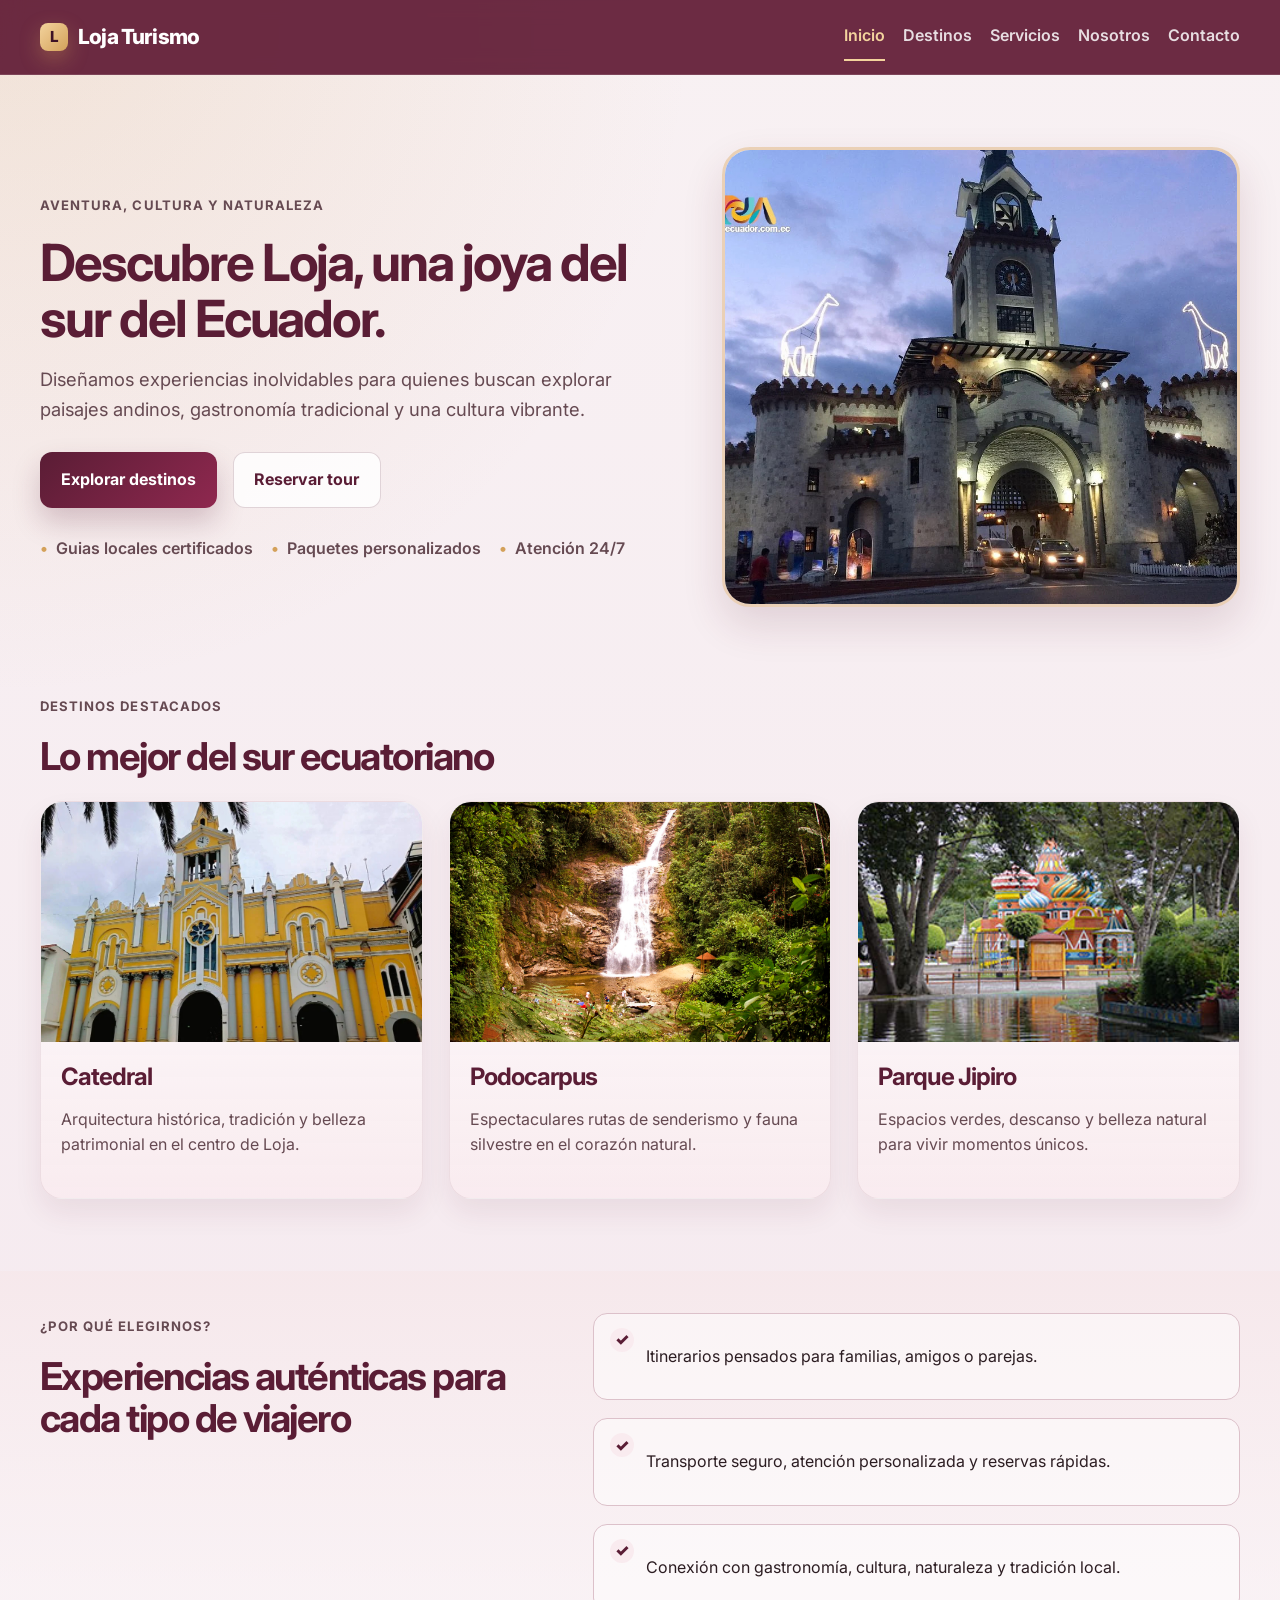
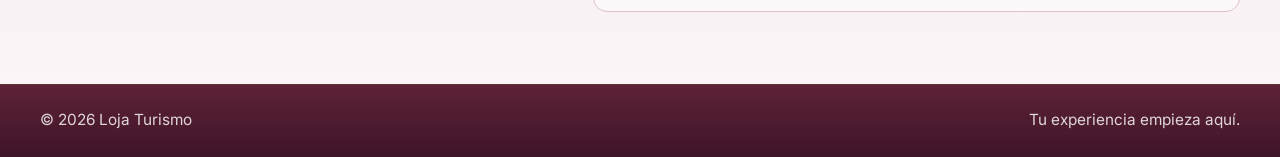
<file: index.html>
<!DOCTYPE html>
<html lang="es">
  <head>
    <meta charset="UTF-8" />
    <meta name="viewport" content="width=device-width, initial-scale=1.0" />
    <title>Agencia de Turismo | Inicio</title>
    <meta
      name="description"
      content="Agencia de turismo especializada en experiencias auténticas en Loja y sus alrededores."
    />
    <link rel="preconnect" href="https://fonts.googleapis.com" />
    <link rel="preconnect" href="https://fonts.gstatic.com" crossorigin />
    <link
      href="https://fonts.googleapis.com/css2?family=Inter:wght@400;500;600;700;800;900&display=swap"
      rel="stylesheet"
    />
    <link rel="stylesheet" href="css/styles.css" />
  </head>
  <body>
    <header class="site-header">
      <div class="container nav-wrap">
        <a class="brand" href="index.html">
          <span class="brand-mark">L</span>
          <span>Loja Turismo</span>
        </a>
        <nav class="main-nav" aria-label="Navegación principal">
          <a href="index.html" class="active">Inicio</a>
          <a href="destinos.html">Destinos</a>
          <a href="servicios.html">Servicios</a>
          <a href="nosotros.html">Nosotros</a>
          <a href="contacto.html">Contacto</a>
        </nav>
      </div>
    </header>

    <main>
      <section class="hero">
        <div class="container hero-grid">
          <div class="hero-copy">
            <p class="eyebrow">Aventura, cultura y naturaleza</p>
            <h1>Descubre Loja, una joya del sur del Ecuador.</h1>
            <p class="lead">
              Diseñamos experiencias inolvidables para quienes buscan explorar
              paisajes andinos, gastronomía tradicional y una cultura vibrante.
            </p>
            <div class="hero-actions">
              <a class="btn btn-primary" href="destinos.html">Explorar destinos</a>
              <a class="btn btn-secondary" href="contacto.html">Reservar tour</a>
            </div>
            <ul class="hero-points">
              <li>Guias locales certificados</li>
              <li>Paquetes personalizados</li>
              <li>Atención 24/7</li>
            </ul>
          </div>
          <div class="hero-visual" aria-label="Paisaje de Loja">
            <img
              src="images/puerta%20de%20la%20ciudad.jpg"
              alt="Puerta de la ciudad de Loja"
            />
          </div>
        </div>
      </section>

      <section class="section">
        <div class="container">
          <div class="section-heading">
            <p class="eyebrow">Destinos destacados</p>
            <h2>Lo mejor del sur ecuatoriano</h2>
          </div>

          <div class="feature-grid">
            <article class="feature-card">
              <img
                src="images/catedral.jpg"
                alt="Catedral de Loja"
              />
              <div class="feature-content">
                <h3>Catedral</h3>
                <p>Arquitectura histórica, tradición y belleza patrimonial en el centro de Loja.</p>
              </div>
            </article>

            <article class="feature-card">
              <img
                src="images/podocarpus.jpg"
                alt="Parque Nacional Podocarpus"
              />
              <div class="feature-content">
                <h3>Podocarpus</h3>
                <p>Espectaculares rutas de senderismo y fauna silvestre en el corazón natural.</p>
              </div>
            </article>

            <article class="feature-card">
              <img
                src="images/parque%20jipiro.jpg"
                alt="Parque Jipiro"
              />
              <div class="feature-content">
                <h3>Parque Jipiro</h3>
                <p>Espacios verdes, descanso y belleza natural para vivir momentos únicos.</p>
              </div>
            </article>
          </div>
        </div>
      </section>

      <section class="section section-alt">
        <div class="container two-column">
          <div>
            <p class="eyebrow">¿Por qué elegirnos?</p>
            <h2>Experiencias auténticas para cada tipo de viajero</h2>
          </div>
          <div class="check-list">
            <div>
              <span>✓</span>
              <p>Itinerarios pensados para familias, amigos o parejas.</p>
            </div>
            <div>
              <span>✓</span>
              <p>Transporte seguro, atención personalizada y reservas rápidas.</p>
            </div>
            <div>
              <span>✓</span>
              <p>Conexión con gastronomía, cultura, naturaleza y tradición local.</p>
            </div>
          </div>
        </div>
      </section>
    </main>

    <footer class="site-footer">
      <div class="container footer-wrap">
        <p>© 2026 Loja Turismo</p>
        <p>Tu experiencia empieza aquí.</p>
      </div>
    </footer>
  </body>
</html>
</file>
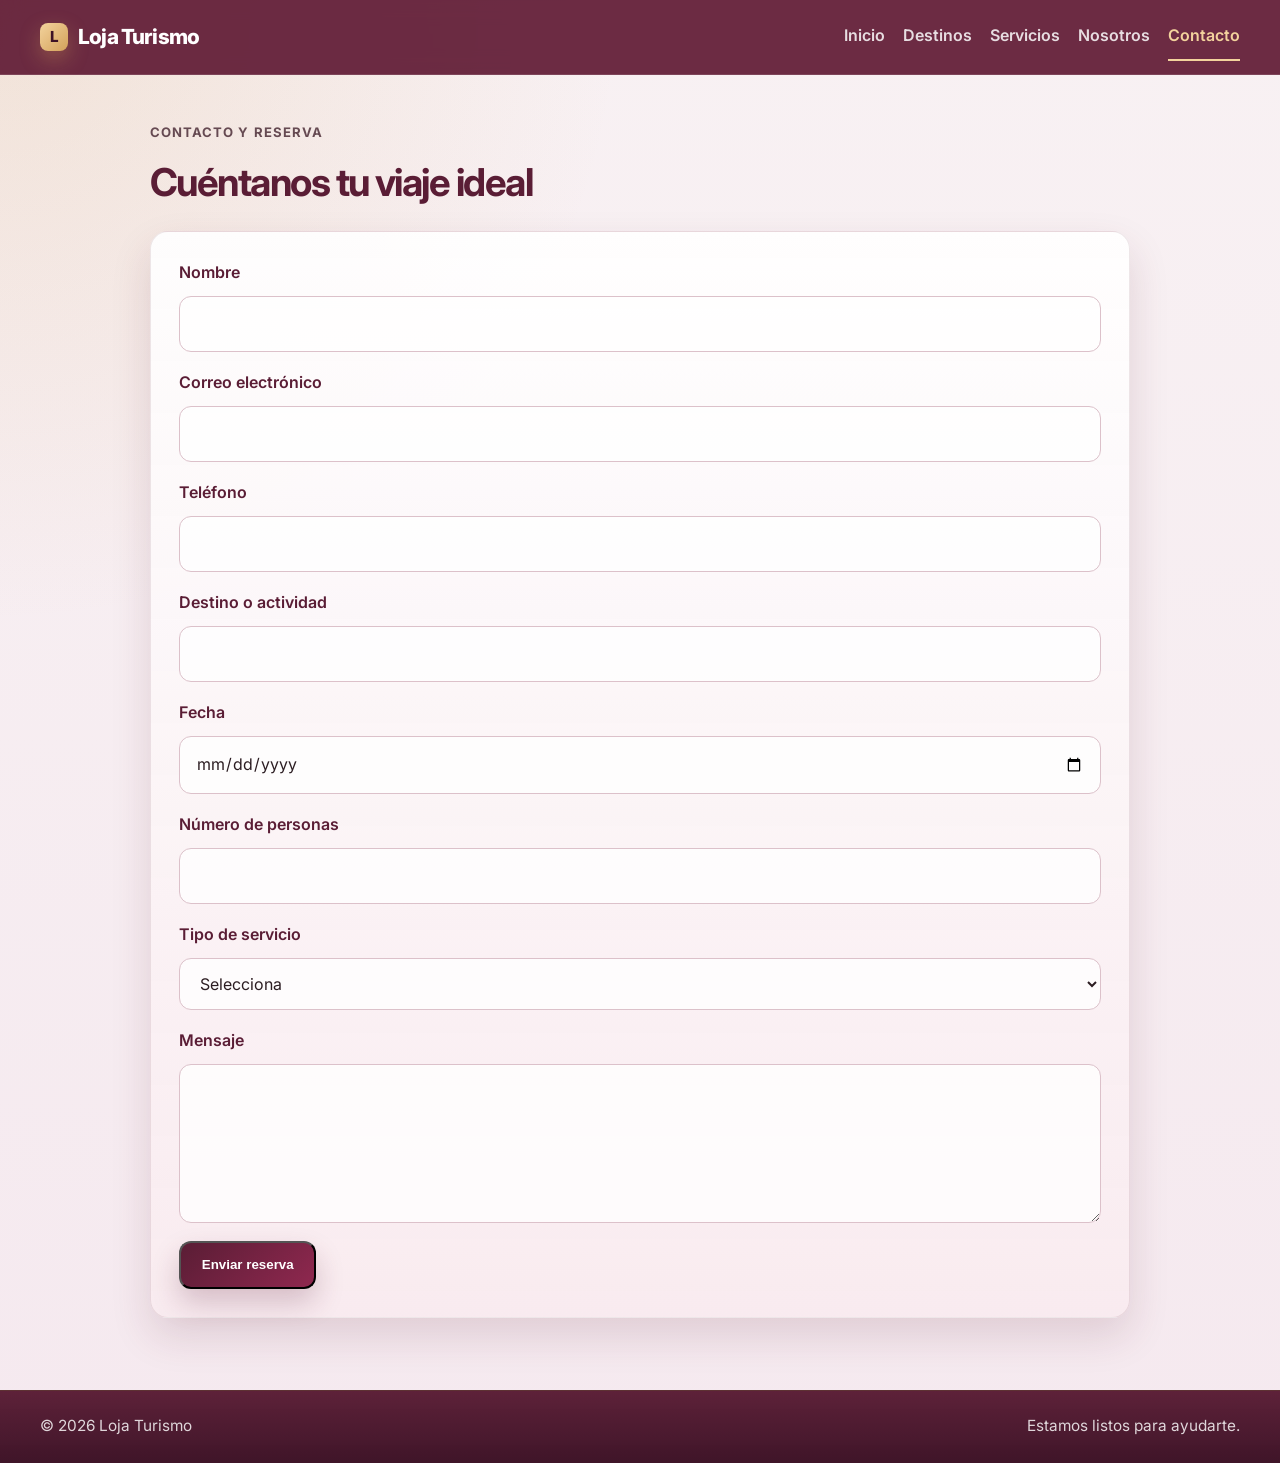
<file: contacto.html>
<!DOCTYPE html>
<html lang="es">
  <head>
    <meta charset="UTF-8" />
    <meta name="viewport" content="width=device-width, initial-scale=1.0" />
    <title>Agencia de Turismo | Contacto</title>
    <meta name="description" content="Reserva con nosotros y contáctanos para diseñar tu próximo viaje." />
    <link rel="preconnect" href="https://fonts.googleapis.com" />
    <link rel="preconnect" href="https://fonts.gstatic.com" crossorigin />
    <link
      href="https://fonts.googleapis.com/css2?family=Inter:wght@400;500;600;700;800;900&display=swap"
      rel="stylesheet"
    />
    <link rel="stylesheet" href="css/styles.css" />
  </head>
  <body>
    <header class="site-header">
      <div class="container nav-wrap">
        <a class="brand" href="index.html">
          <span class="brand-mark">L</span>
          <span>Loja Turismo</span>
        </a>
        <nav class="main-nav" aria-label="Navegación principal">
          <a href="index.html">Inicio</a>
          <a href="destinos.html">Destinos</a>
          <a href="servicios.html">Servicios</a>
          <a href="nosotros.html">Nosotros</a>
          <a href="contacto.html" class="active">Contacto</a>
        </nav>
      </div>
    </header>

    <main class="page-main">
      <div class="container contact-wrap">
        <header class="page-header">
          <p class="eyebrow">Contacto y reserva</p>
          <h1>Cuéntanos tu viaje ideal</h1>
        </header>

        <form class="reservation-form" action="#" method="post">
          <div class="form-row">
            <label for="nombre">Nombre</label>
            <input id="nombre" name="nombre" type="text" required />
          </div>

          <div class="form-row">
            <label for="correo">Correo electrónico</label>
            <input id="correo" name="correo" type="email" required />
          </div>

          <div class="form-row">
            <label for="telefono">Teléfono</label>
            <input id="telefono" name="telefono" type="tel" required />
          </div>

          <div class="form-row">
            <label for="destino">Destino o actividad</label>
            <input id="destino" name="destino" type="text" required />
          </div>

          <div class="form-row">
            <label for="fecha">Fecha</label>
            <input id="fecha" name="fecha" type="date" required />
          </div>

          <div class="form-row">
            <label for="personas">Número de personas</label>
            <input id="personas" name="personas" type="number" min="1" required />
          </div>

          <div class="form-row">
            <label for="servicio">Tipo de servicio</label>
            <select id="servicio" name="servicio" required>
              <option value="">Selecciona</option>
              <option value="Tour de naturaleza">Tour de naturaleza</option>
              <option value="Tour gastronómico">Tour gastronómico</option>
              <option value="Tour cultural">Tour cultural</option>
              <option value="Tour de aventura">Tour de aventura</option>
              <option value="Paquete fin de semana">Paquete fin de semana</option>
            </select>
          </div>

          <div class="form-row">
            <label for="mensaje">Mensaje</label>
            <textarea id="mensaje" name="mensaje" rows="5" required></textarea>
          </div>

          <button type="submit" class="btn btn-primary">Enviar reserva</button>
        </form>
      </div>
    </main>

    <footer class="site-footer">
      <div class="container footer-wrap">
        <p>© 2026 Loja Turismo</p>
        <p>Estamos listos para ayudarte.</p>
      </div>
    </footer>
  </body>
</html>
</file>
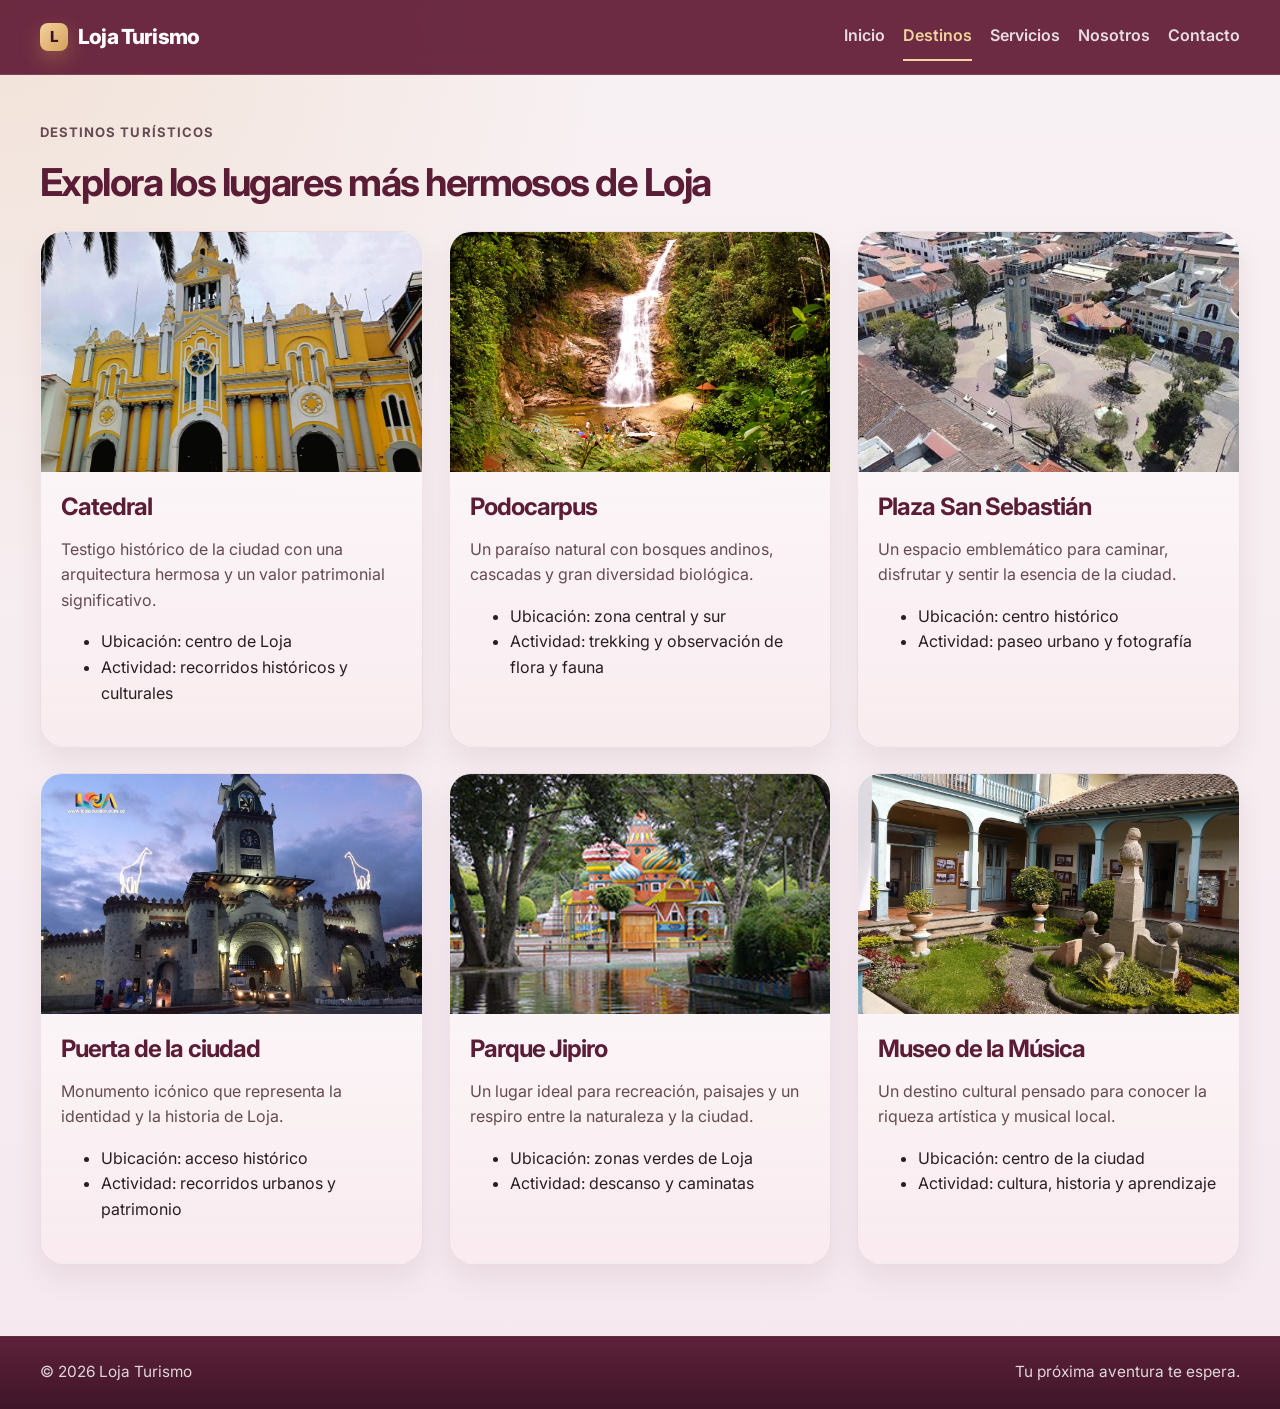
<file: destinos.html>
<!DOCTYPE html>
<html lang="es">
  <head>
    <meta charset="UTF-8" />
    <meta name="viewport" content="width=device-width, initial-scale=1.0" />
    <title>Agencia de Turismo | Destinos</title>
    <meta name="description" content="Conoce los principales destinos turísticos de Loja." />
    <link rel="preconnect" href="https://fonts.googleapis.com" />
    <link rel="preconnect" href="https://fonts.gstatic.com" crossorigin />
    <link
      href="https://fonts.googleapis.com/css2?family=Inter:wght@400;500;600;700;800;900&display=swap"
      rel="stylesheet"
    />
    <link rel="stylesheet" href="css/styles.css" />
  </head>
  <body>
    <header class="site-header">
      <div class="container nav-wrap">
        <a class="brand" href="index.html">
          <span class="brand-mark">L</span>
          <span>Loja Turismo</span>
        </a>
        <nav class="main-nav" aria-label="Navegación principal">
          <a href="index.html">Inicio</a>
          <a href="destinos.html" class="active">Destinos</a>
          <a href="servicios.html">Servicios</a>
          <a href="nosotros.html">Nosotros</a>
          <a href="contacto.html">Contacto</a>
        </nav>
      </div>
    </header>

    <main class="page-main">
      <div class="container">
        <header class="page-header">
          <p class="eyebrow">Destinos turísticos</p>
          <h1>Explora los lugares más hermosos de Loja</h1>
        </header>

        <section class="cards-grid">
          <article class="destination-card">
            <img src="images/catedral.jpg" alt="Catedral de Loja" />
            <div class="card-body">
              <h2>Catedral</h2>
              <p>Testigo histórico de la ciudad con una arquitectura hermosa y un valor patrimonial significativo.</p>
              <ul>
                <li>Ubicación: centro de Loja</li>
                <li>Actividad: recorridos históricos y culturales</li>
              </ul>
            </div>
          </article>

          <article class="destination-card">
            <img src="images/podocarpus.jpg" alt="Parque Nacional Podocarpus" />
            <div class="card-body">
              <h2>Podocarpus</h2>
              <p>Un paraíso natural con bosques andinos, cascadas y gran diversidad biológica.</p>
              <ul>
                <li>Ubicación: zona central y sur</li>
                <li>Actividad: trekking y observación de flora y fauna</li>
              </ul>
            </div>
          </article>

          <article class="destination-card">
            <img src="images/plaza%20san%20sebastian.jpg" alt="Plaza San Sebastián" />
            <div class="card-body">
              <h2>Plaza San Sebastián</h2>
              <p>Un espacio emblemático para caminar, disfrutar y sentir la esencia de la ciudad.</p>
              <ul>
                <li>Ubicación: centro histórico</li>
                <li>Actividad: paseo urbano y fotografía</li>
              </ul>
            </div>
          </article>

          <article class="destination-card">
            <img src="images/puerta%20de%20la%20ciudad.jpg" alt="Puerta de la ciudad" />
            <div class="card-body">
              <h2>Puerta de la ciudad</h2>
              <p>Monumento icónico que representa la identidad y la historia de Loja.</p>
              <ul>
                <li>Ubicación: acceso histórico</li>
                <li>Actividad: recorridos urbanos y patrimonio</li>
              </ul>
            </div>
          </article>

          <article class="destination-card">
            <img src="images/parque%20jipiro.jpg" alt="Parque Jipiro" />
            <div class="card-body">
              <h2>Parque Jipiro</h2>
              <p>Un lugar ideal para recreación, paisajes y un respiro entre la naturaleza y la ciudad.</p>
              <ul>
                <li>Ubicación: zonas verdes de Loja</li>
                <li>Actividad: descanso y caminatas</li>
              </ul>
            </div>
          </article>

          <article class="destination-card">
            <img src="images/museo%20de%20la%20musica.jpg" alt="Museo de la música" />
            <div class="card-body">
              <h2>Museo de la Música</h2>
              <p>Un destino cultural pensado para conocer la riqueza artística y musical local.</p>
              <ul>
                <li>Ubicación: centro de la ciudad</li>
                <li>Actividad: cultura, historia y aprendizaje</li>
              </ul>
            </div>
          </article>
        </section>
      </div>
    </main>

    <footer class="site-footer">
      <div class="container footer-wrap">
        <p>© 2026 Loja Turismo</p>
        <p>Tu próxima aventura te espera.</p>
      </div>
    </footer>
  </body>
</html>
</file>
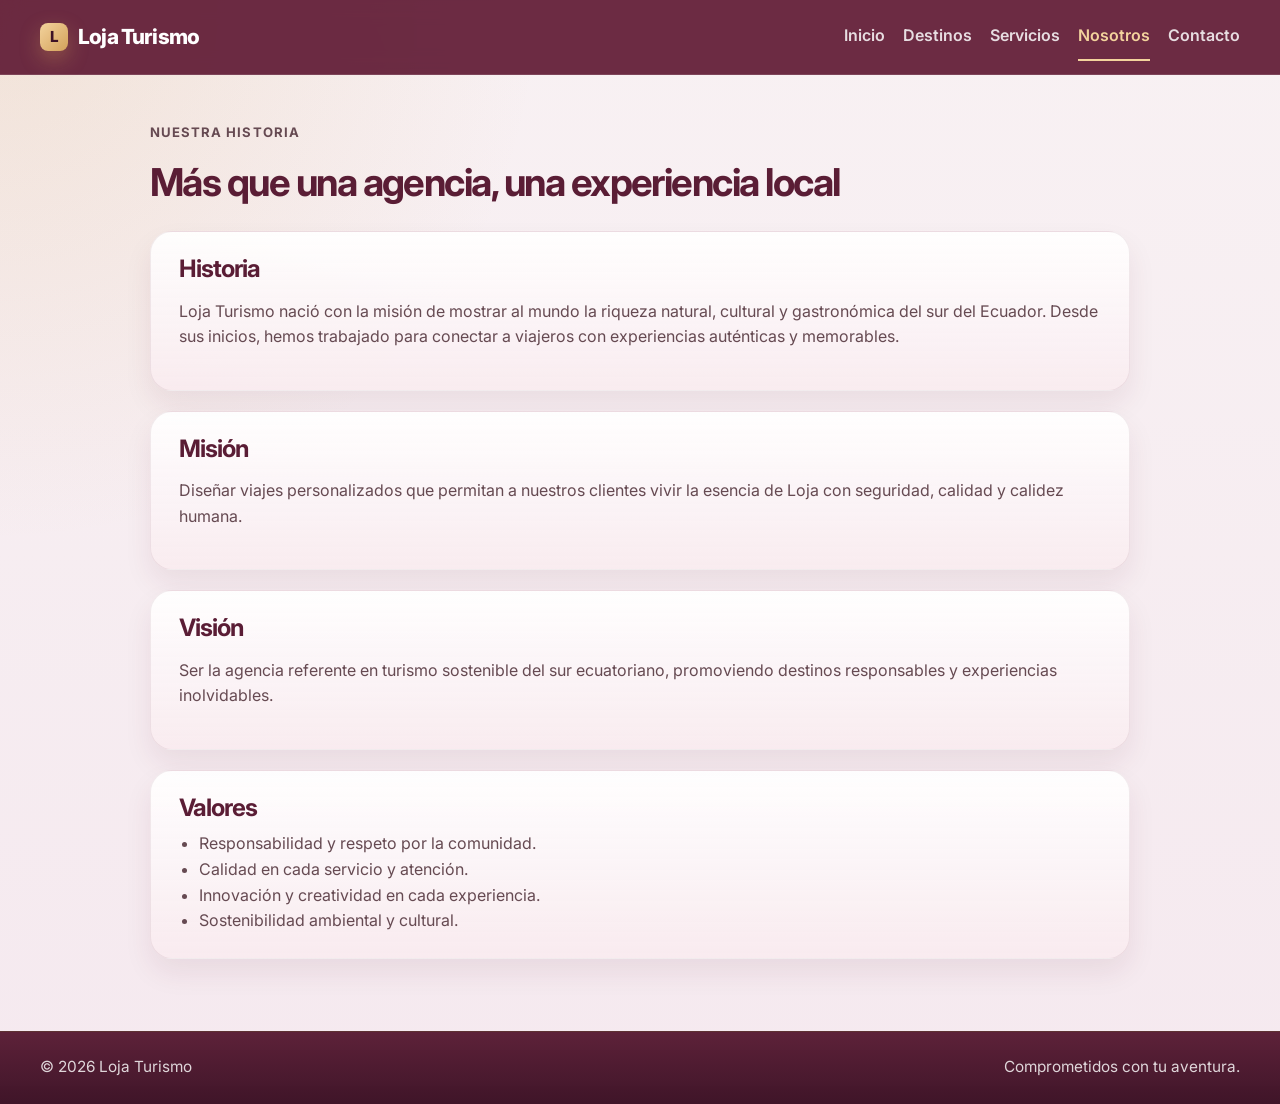
<file: nosotros.html>
<!DOCTYPE html>
<html lang="es">
  <head>
    <meta charset="UTF-8" />
    <meta name="viewport" content="width=device-width, initial-scale=1.0" />
    <title>Agencia de Turismo | Nosotros</title>
    <meta name="description" content="Conoce la historia, la misión y los valores de nuestra agencia de turismo." />
    <link rel="preconnect" href="https://fonts.googleapis.com" />
    <link rel="preconnect" href="https://fonts.gstatic.com" crossorigin />
    <link
      href="https://fonts.googleapis.com/css2?family=Inter:wght@400;500;600;700;800;900&display=swap"
      rel="stylesheet"
    />
    <link rel="stylesheet" href="css/styles.css" />
  </head>
  <body>
    <header class="site-header">
      <div class="container nav-wrap">
        <a class="brand" href="index.html">
          <span class="brand-mark">L</span>
          <span>Loja Turismo</span>
        </a>
        <nav class="main-nav" aria-label="Navegación principal">
          <a href="index.html">Inicio</a>
          <a href="destinos.html">Destinos</a>
          <a href="servicios.html">Servicios</a>
          <a href="nosotros.html" class="active">Nosotros</a>
          <a href="contacto.html">Contacto</a>
        </nav>
      </div>
    </header>

    <main class="page-main">
      <div class="container about-layout">
        <header class="page-header">
          <p class="eyebrow">Nuestra historia</p>
          <h1>Más que una agencia, una experiencia local</h1>
        </header>

        <section class="about-content">
          <div class="about-box">
            <h2>Historia</h2>
            <p>
              Loja Turismo nació con la misión de mostrar al mundo la riqueza natural,
              cultural y gastronómica del sur del Ecuador. Desde sus inicios, hemos
              trabajado para conectar a viajeros con experiencias auténticas y memorables.
            </p>
          </div>

          <div class="about-box">
            <h2>Misión</h2>
            <p>
              Diseñar viajes personalizados que permitan a nuestros clientes vivir
              la esencia de Loja con seguridad, calidad y calidez humana.
            </p>
          </div>

          <div class="about-box">
            <h2>Visión</h2>
            <p>
              Ser la agencia referente en turismo sostenible del sur ecuatoriano,
              promoviendo destinos responsables y experiencias inolvidables.
            </p>
          </div>

          <div class="about-box">
            <h2>Valores</h2>
            <ul>
              <li>Responsabilidad y respeto por la comunidad.</li>
              <li>Calidad en cada servicio y atención.</li>
              <li>Innovación y creatividad en cada experiencia.</li>
              <li>Sostenibilidad ambiental y cultural.</li>
            </ul>
          </div>
        </section>
      </div>
    </main>

    <footer class="site-footer">
      <div class="container footer-wrap">
        <p>© 2026 Loja Turismo</p>
        <p>Comprometidos con tu aventura.</p>
      </div>
    </footer>
  </body>
</html>
</file>
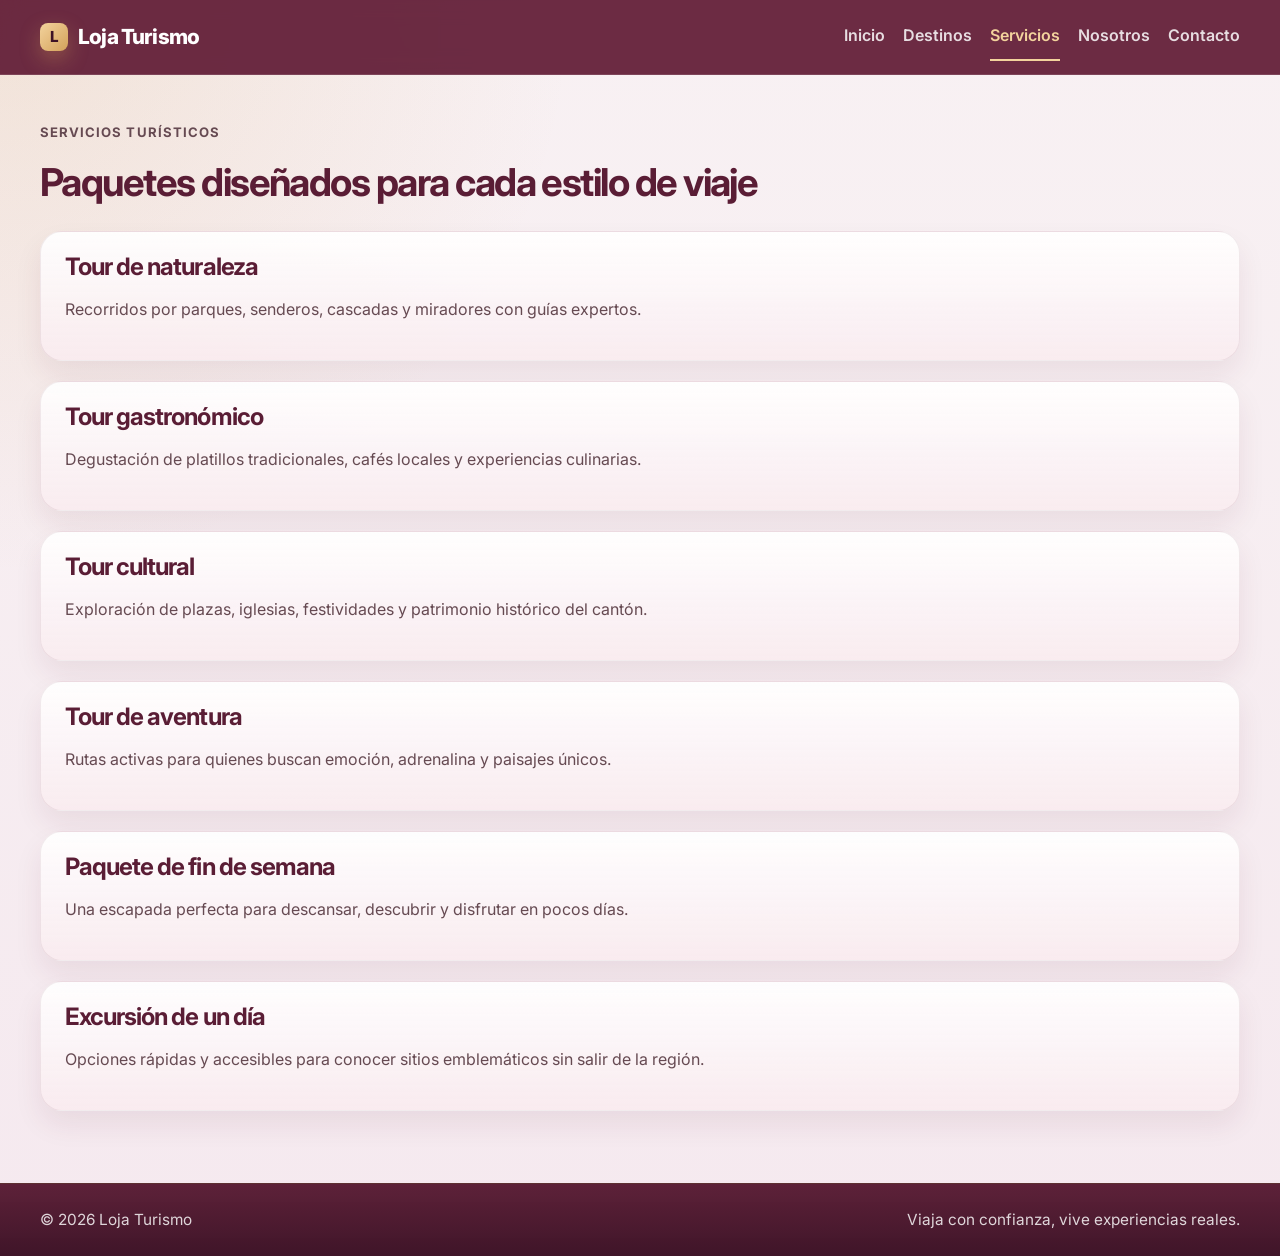
<file: servicios.html>
<!DOCTYPE html>
<html lang="es">
  <head>
    <meta charset="UTF-8" />
    <meta name="viewport" content="width=device-width, initial-scale=1.0" />
    <title>Agencia de Turismo | Servicios</title>
    <meta name="description" content="Servicios turísticos especializados para viajes de aventura, cultura y descanso." />
    <link rel="preconnect" href="https://fonts.googleapis.com" />
    <link rel="preconnect" href="https://fonts.gstatic.com" crossorigin />
    <link
      href="https://fonts.googleapis.com/css2?family=Inter:wght@400;500;600;700;800;900&display=swap"
      rel="stylesheet"
    />
    <link rel="stylesheet" href="css/styles.css" />
  </head>
  <body>
    <header class="site-header">
      <div class="container nav-wrap">
        <a class="brand" href="index.html">
          <span class="brand-mark">L</span>
          <span>Loja Turismo</span>
        </a>
        <nav class="main-nav" aria-label="Navegación principal">
          <a href="index.html">Inicio</a>
          <a href="destinos.html">Destinos</a>
          <a href="servicios.html" class="active">Servicios</a>
          <a href="nosotros.html">Nosotros</a>
          <a href="contacto.html">Contacto</a>
        </nav>
      </div>
    </header>

    <main class="page-main">
      <div class="container">
        <header class="page-header">
          <p class="eyebrow">Servicios turísticos</p>
          <h1>Paquetes diseñados para cada estilo de viaje</h1>
        </header>

        <section class="services-list">
          <article class="service-item">
            <h2>Tour de naturaleza</h2>
            <p>Recorridos por parques, senderos, cascadas y miradores con guías expertos.</p>
          </article>

          <article class="service-item">
            <h2>Tour gastronómico</h2>
            <p>Degustación de platillos tradicionales, cafés locales y experiencias culinarias.</p>
          </article>

          <article class="service-item">
            <h2>Tour cultural</h2>
            <p>Exploración de plazas, iglesias, festividades y patrimonio histórico del cantón.</p>
          </article>

          <article class="service-item">
            <h2>Tour de aventura</h2>
            <p>Rutas activas para quienes buscan emoción, adrenalina y paisajes únicos.</p>
          </article>

          <article class="service-item">
            <h2>Paquete de fin de semana</h2>
            <p>Una escapada perfecta para descansar, descubrir y disfrutar en pocos días.</p>
          </article>

          <article class="service-item">
            <h2>Excursión de un día</h2>
            <p>Opciones rápidas y accesibles para conocer sitios emblemáticos sin salir de la región.</p>
          </article>
        </section>
      </div>
    </main>

    <footer class="site-footer">
      <div class="container footer-wrap">
        <p>© 2026 Loja Turismo</p>
        <p>Viaja con confianza, vive experiencias reales.</p>
      </div>
    </footer>
  </body>
</html>
</file>
<file: css/styles.css>
:root {
  --bg: #f8f1f3;
  --panel: #fffaf9;
  --panel-strong: #f1e1e7;
  --line: #dcc1ca;
  --text: #2c1d22;
  --muted: #664a52;
  --primary: #5a1d35;
  --primary-strong: #3d1226;
  --primary-soft: #f9ebef;
  --secondary: #8f284f;
  --accent: #d4a15a;
  --accent-soft: #f1dfbd;
  --gold: #f3d39d;
  --white: #ffffff;
  --shadow: 0 18px 40px rgba(90, 29, 53, 0.14);
}

* {
  box-sizing: border-box;
}

html {
  scroll-behavior: smooth;
}

body {
  margin: 0;
  font-family: "Inter", sans-serif;
  background:
    radial-gradient(circle at top left, rgba(212, 161, 90, 0.18), transparent 32%),
    linear-gradient(180deg, #f8f1f3 0%, #f5e9ef 100%);
  color: var(--text);
  line-height: 1.6;
}

a {
  color: inherit;
  text-decoration: none;
}

img {
  max-width: 100%;
  display: block;
}

.container {
  width: min(1200px, calc(100% - 48px));
  margin: 0 auto;
}

.site-header {
  background: rgba(92, 22, 48, 0.9);
  border-bottom: 1px solid rgba(255, 255, 255, 0.12);
  position: sticky;
  top: 0;
  z-index: 10;
  backdrop-filter: blur(10px);
}

.nav-wrap {
  display: flex;
  align-items: center;
  justify-content: space-between;
  min-height: 74px;
  gap: 24px;
}

.brand {
  display: inline-flex;
  align-items: center;
  gap: 10px;
  font-weight: 800;
  font-size: 1.3rem;
  letter-spacing: -0.04em;
  color: var(--white);
}

.brand-mark {
  display: inline-flex;
  width: 28px;
  height: 28px;
  border-radius: 8px;
  align-items: center;
  justify-content: center;
  background: linear-gradient(135deg, var(--gold), var(--accent));
  color: var(--primary-strong);
  font-size: 0.95rem;
  box-shadow: 0 8px 20px rgba(212, 161, 90, 0.35);
}

.main-nav {
  display: flex;
  align-items: center;
  gap: 18px;
  flex-wrap: wrap;
}

.main-nav a {
  color: rgba(255, 255, 255, 0.84);
  font-weight: 600;
  padding: 10px 0;
  border-bottom: 2px solid transparent;
  transition: color 0.2s ease, border-color 0.2s ease;
}

.main-nav a:hover,
.main-nav a.active {
  color: var(--gold);
  border-color: var(--gold);
}

.hero {
  padding: 72px 0 44px;
}

.hero-grid {
  display: grid;
  grid-template-columns: 1.1fr 0.9fr;
  gap: 48px;
  align-items: center;
}

.eyebrow {
  display: inline-block;
  margin: 0 0 18px;
  font-size: 0.82rem;
  font-weight: 700;
  letter-spacing: 0.08em;
  text-transform: uppercase;
  color: var(--muted);
}

h1,
h2,
h3 {
  margin-top: 0;
  color: var(--primary);
  line-height: 1.1;
  letter-spacing: -0.04em;
}

.hero h1 {
  font-size: clamp(2.4rem, 4vw, 4.2rem);
  margin-bottom: 18px;
}

.lead {
  font-size: 1.15rem;
  color: var(--muted);
  max-width: 620px;
}

.hero-actions {
  display: flex;
  flex-wrap: wrap;
  gap: 16px;
  margin: 28px 0;
}

.btn {
  display: inline-flex;
  align-items: center;
  justify-content: center;
  padding: 0.9rem 1.3rem;
  border-radius: 12px;
  font-weight: 700;
  transition: transform 0.2s ease, box-shadow 0.2s ease;
}

.btn:hover {
  transform: translateY(-1px);
}

.btn-primary {
  background: linear-gradient(135deg, var(--primary), var(--secondary));
  color: var(--white);
  box-shadow: 0 14px 28px rgba(90, 29, 53, 0.22);
}

.btn-secondary {
  background: rgba(255, 255, 255, 0.8);
  color: var(--primary);
  border: 1px solid rgba(90, 29, 53, 0.18);
}

.hero-points {
  list-style: none;
  padding: 0;
  margin: 0;
  display: flex;
  flex-wrap: wrap;
  gap: 18px;
  color: var(--muted);
  font-weight: 600;
}

.hero-points li::before {
  content: "•";
  margin-right: 8px;
  color: var(--accent);
}

.hero-visual img {
  width: 100%;
  min-height: 460px;
  object-fit: cover;
  border-radius: 28px;
  box-shadow: var(--shadow);
  border: 3px solid rgba(212, 161, 90, 0.4);
}

.section {
  padding: 42px 0 72px;
}

.section-alt {
  background: linear-gradient(180deg, rgba(246, 232, 235, 0.9), rgba(255, 255, 255, 0.5));
}

.section-heading {
  margin-bottom: 24px;
}

.section-heading h2,
.page-header h1,
.two-column h2 {
  font-size: clamp(2rem, 3vw, 3rem);
  margin-bottom: 0;
}

.feature-grid,
.cards-grid {
  display: grid;
  grid-template-columns: repeat(3, minmax(0, 1fr));
  gap: 26px;
}

.feature-card,
.destination-card,
.service-item,
.about-box {
  background: linear-gradient(180deg, rgba(255,255,255,0.92), rgba(249,235,239,0.85));
  border: 1px solid rgba(90, 29, 53, 0.08);
  border-radius: 22px;
  overflow: hidden;
  box-shadow: 0 14px 28px rgba(90, 29, 53, 0.08);
}

.feature-card img,
.destination-card img {
  width: 100%;
  height: 240px;
  object-fit: cover;
}

.feature-content,
.card-body {
  padding: 22px 20px 24px;
}

.feature-content h3,
.card-body h2,
.service-item h2,
.about-box h2 {
  font-size: 1.5rem;
  margin-bottom: 10px;
}

.feature-content p,
.card-body p,
.service-item p,
.about-box p,
.about-box li {
  color: var(--muted);
}

.two-column {
  display: grid;
  grid-template-columns: 0.9fr 1.1fr;
  gap: 24px;
  align-items: start;
}

.check-list {
  display: grid;
  gap: 18px;
}

.check-list div {
  display: flex;
  gap: 12px;
  align-items: flex-start;
  background: rgba(255, 255, 255, 0.5);
  border: 1px solid var(--line);
  border-radius: 14px;
  padding: 14px 16px;
}

.check-list span {
  display: inline-flex;
  width: 24px;
  height: 24px;
  align-items: center;
  justify-content: center;
  border-radius: 50%;
  background: var(--primary-soft);
  color: var(--primary);
  font-weight: 900;
}

.page-main {
  padding: 44px 0 72px;
}

.page-header {
  margin-bottom: 28px;
}

.services-list,
.about-content {
  display: grid;
  gap: 20px;
}

.service-item {
  padding: 22px 24px;
}

.about-layout {
  max-width: 980px;
}

.about-box {
  padding: 24px 28px;
}

.about-box ul {
  margin: 0;
  padding-left: 20px;
}

.contact-wrap {
  max-width: 980px;
}

.reservation-form {
  background: linear-gradient(180deg, rgba(255,255,255,0.9), rgba(249,235,239,0.82));
  border: 1px solid rgba(90, 29, 53, 0.1);
  border-radius: 18px;
  padding: 28px;
  box-shadow: var(--shadow);
}

.form-row {
  display: grid;
  gap: 10px;
  margin-bottom: 18px;
}

.form-row label {
  font-weight: 600;
  color: var(--primary);
}

.form-row input,
.form-row select,
.form-row textarea {
  width: 100%;
  padding: 0.9rem 1rem;
  border: 1px solid var(--line);
  border-radius: 12px;
  background: rgba(255, 255, 255, 0.8);
  font: inherit;
  color: var(--text);
}

.form-row input:focus,
.form-row select:focus,
.form-row textarea:focus {
  outline: 2px solid rgba(29, 43, 61, 0.18);
  border-color: var(--primary);
}

.site-footer {
  border-top: 1px solid rgba(212, 161, 90, 0.2);
  background: linear-gradient(180deg, rgba(90,29,53,0.98), rgba(61,18,38,0.99));
  color: var(--white);
}

.footer-wrap {
  display: flex;
  justify-content: space-between;
  align-items: center;
  gap: 16px;
  min-height: 72px;
  color: rgba(255,255,255,0.82);
  font-size: 0.96rem;
}

@media (max-width: 900px) {
  .hero-grid,
  .two-column,
  .feature-grid,
  .cards-grid {
    grid-template-columns: 1fr;
  }

  .nav-wrap,
  .footer-wrap {
    flex-direction: column;
    justify-content: center;
    text-align: center;
    padding: 18px 0;
  }

  .main-nav {
    justify-content: center;
  }
}

@media (max-width: 560px) {
  .container {
    width: min(100% - 28px, 1200px);
  }

  .hero {
    padding-top: 42px;
  }

  .hero h1 {
    font-size: 2.3rem;
  }

  .reservation-form {
    padding: 18px;
  }
}
</file>
